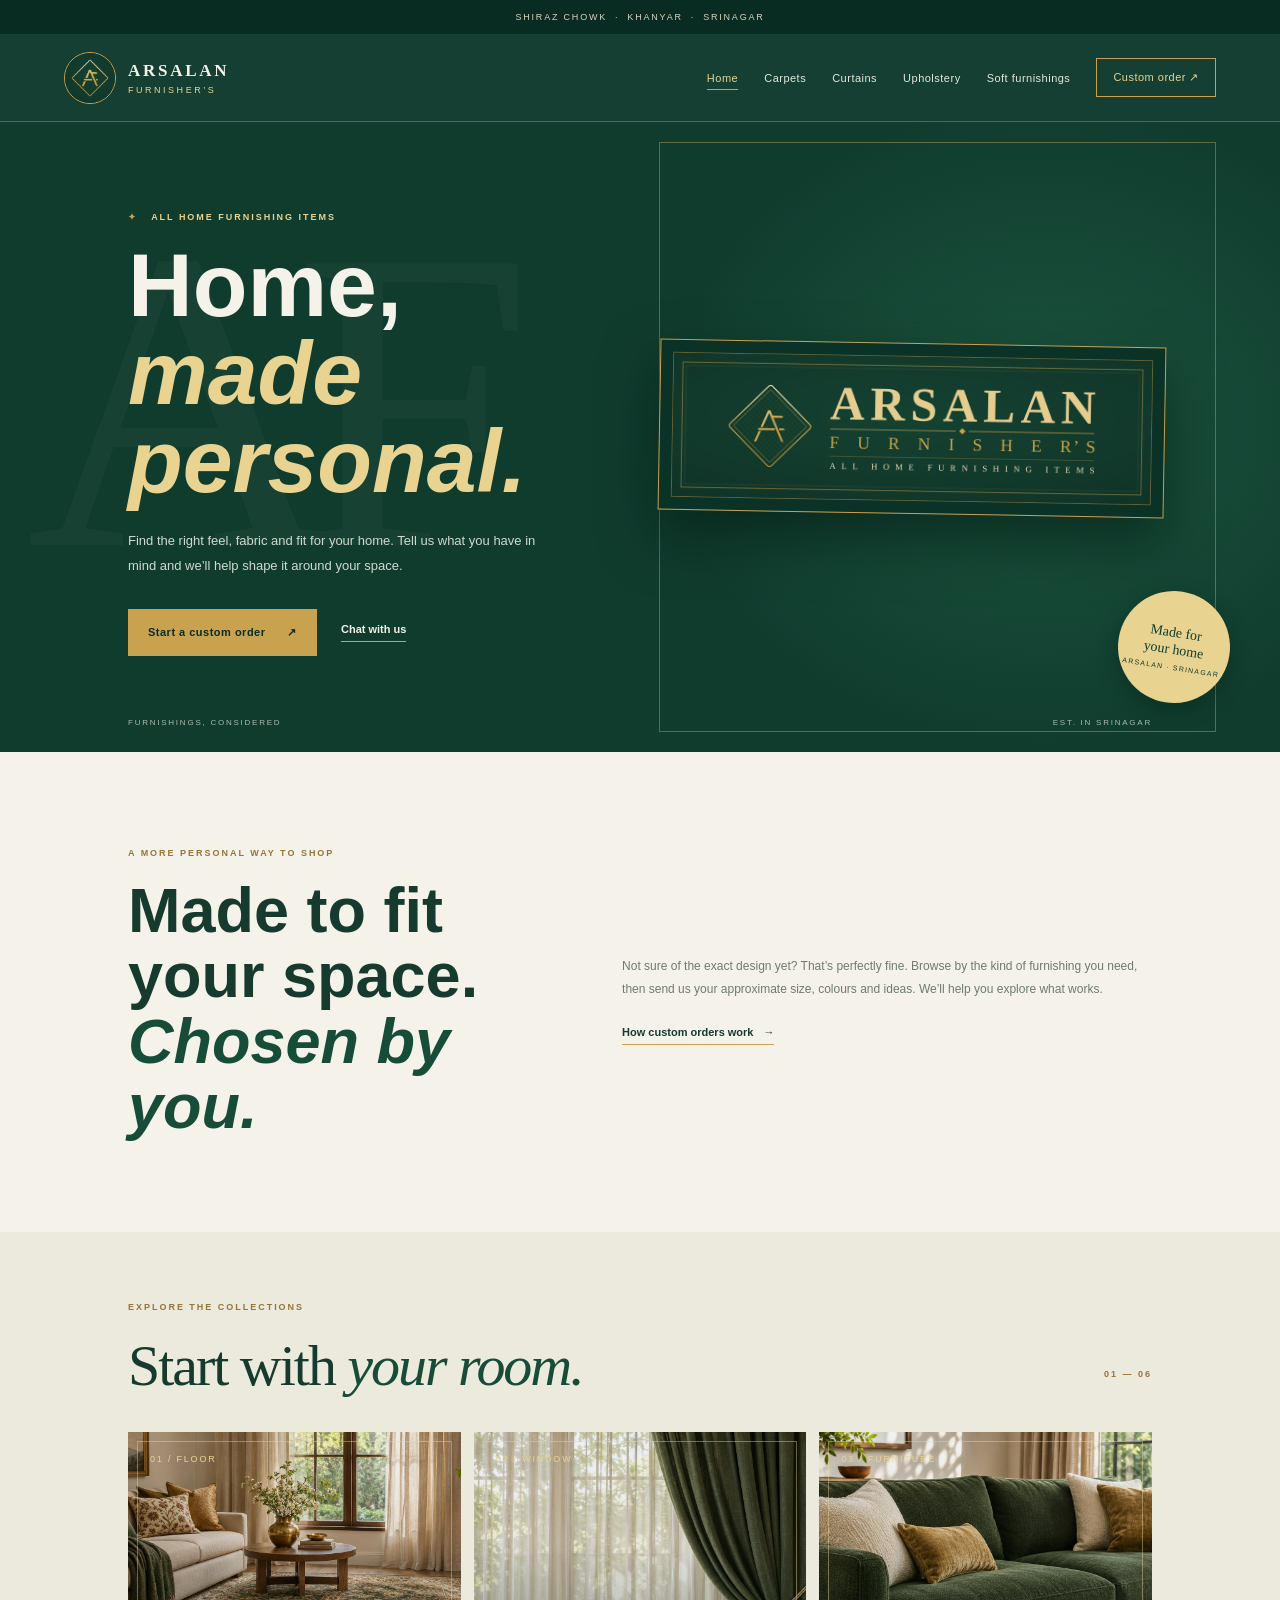
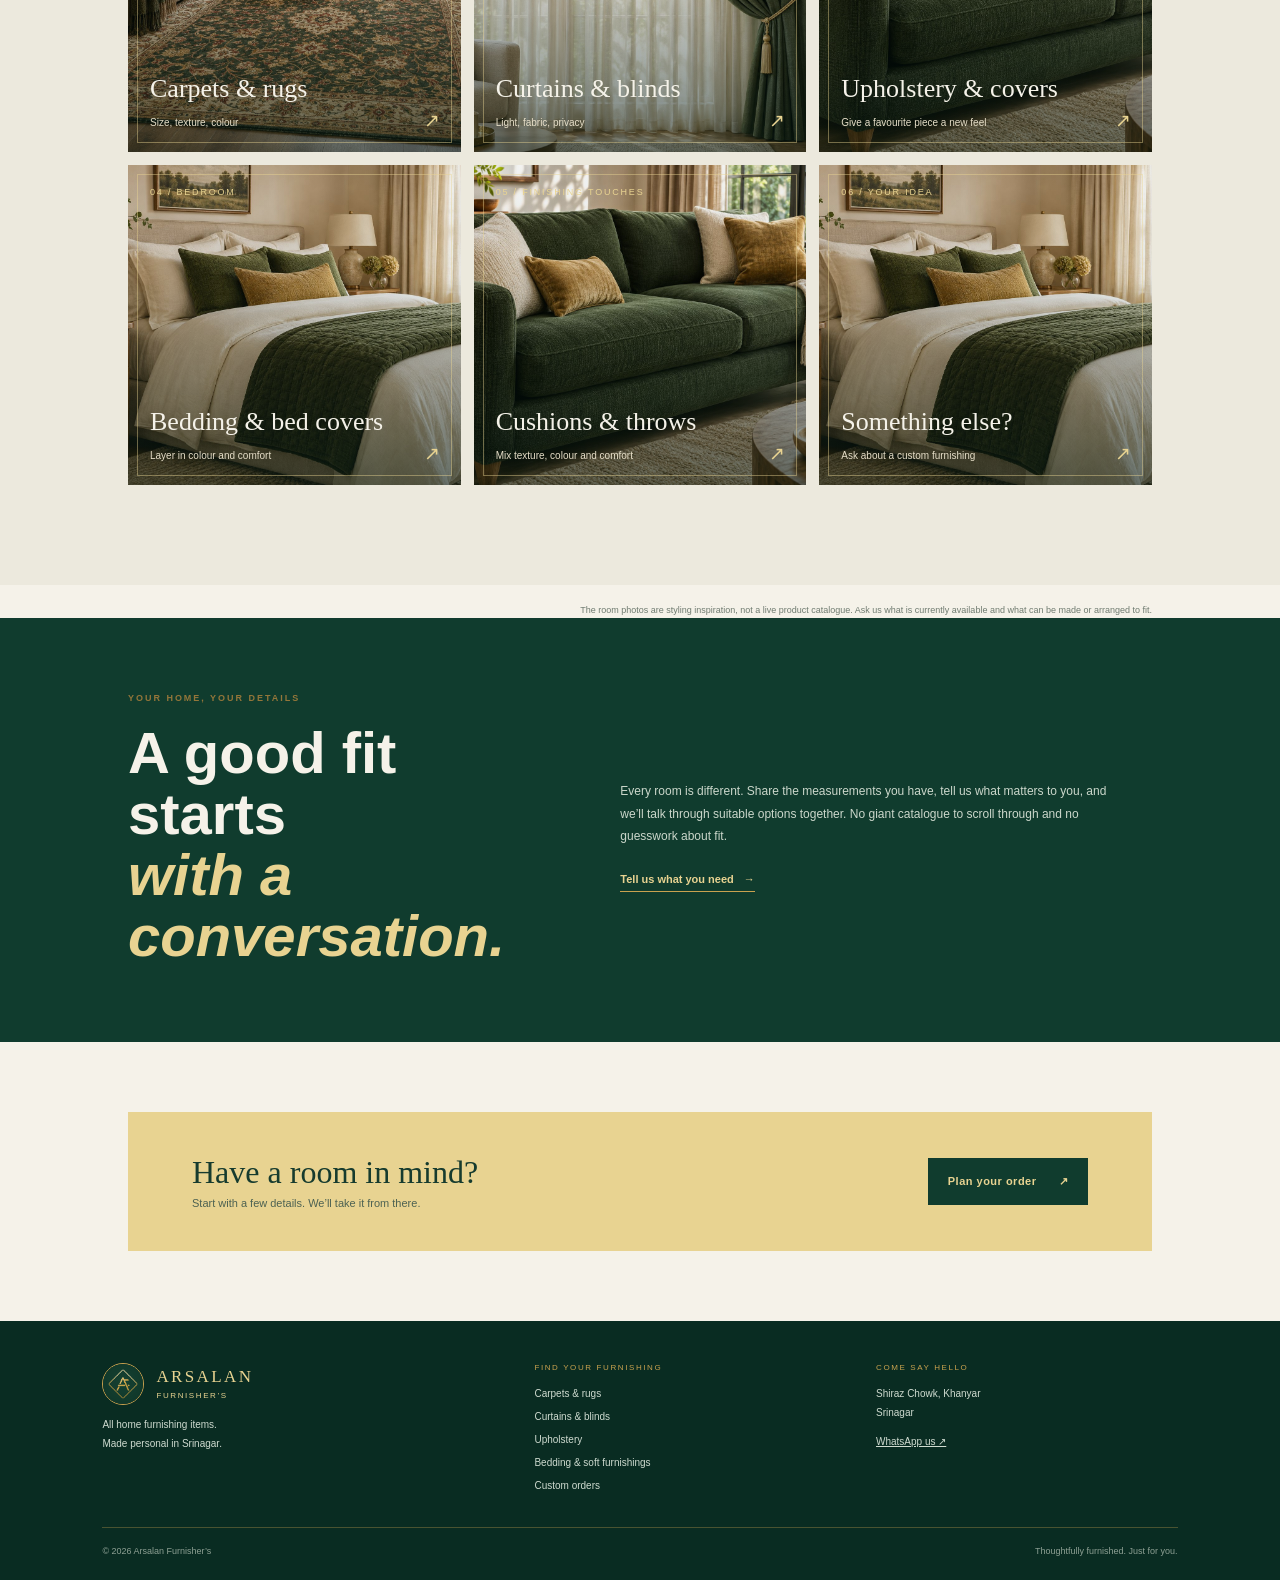
<file: index.html>
<!doctype html><html lang="en"><head><meta charset="utf-8"><meta name="viewport" content="width=device-width,initial-scale=1"><meta name="theme-color" content="#103c2e"><meta name="description" content="Custom home furnishings made to fit your space. Explore carpets, curtains and upholstery from Arsalan Furnisher’s in Srinagar."><title>Arsalan Furnisher’s | Home, made personal</title><link rel="icon" href="assets/arsalan-furnishers-logo.jpg"><link rel="stylesheet" href="styles.css"><link rel="stylesheet" href="enhancements.css"></head><body>
<div class="topline">Shiraz Chowk <b>·</b> Khanyar <b>·</b> Srinagar</div>
<header class="site-header"><a class="brand" href="index.html"><img src="assets/arsalan-furnishers-logo.jpg" alt="AF monogram"><span class="brand-name">ARSALAN<small>FURNISHER’S</small></span></a><button class="nav-toggle" aria-expanded="false" aria-label="Open navigation">MENU ☰</button><nav class="nav"><a class="active" href="index.html">Home</a><a href="carpets.html">Carpets</a><a href="curtains.html">Curtains</a><a href="upholstery.html">Upholstery</a><a href="soft-furnishings.html">Soft furnishings</a><a class="nav-cta" href="custom-order.html">Custom order ↗</a></nav></header>
<main><section class="home-hero"><div class="home-copy"><p class="eyebrow"><span>✦</span> ALL HOME FURNISHING ITEMS</p><h1>Home,<br><em>made personal.</em></h1><p class="lead">Find the right feel, fabric and fit for your home. Tell us what you have in mind and we’ll help shape it around your space.</p><div class="home-actions"><a class="button" href="custom-order.html">Start a custom order <span>↗</span></a><a class="text-link" href="https://wa.me/917006310207" target="_blank" rel="noopener">Chat with us</a></div></div><div class="home-art"><div class="banner-card"><img src="assets/arsalan-furnishers-banner.jpg" alt="Arsalan Furnisher’s brand banner"></div><div class="round-stamp">Made for<br>your home<small>ARSALAN · SRINAGAR</small></div></div><div class="hero-index"><span>FURNISHINGS, CONSIDERED</span><span>EST. IN SRINAGAR</span></div></section>
<section class="home-intro"><div><p class="eyebrow">A MORE PERSONAL WAY TO SHOP</p><h2>Made to fit your space.<br><em>Chosen by you.</em></h2></div><div><p>Not sure of the exact design yet? That’s perfectly fine. Browse by the kind of furnishing you need, then send us your approximate size, colours and ideas. We’ll help you explore what works.</p><a class="text-link" href="custom-order.html">How custom orders work <span>→</span></a></div></section>
<section class="category-section"><div class="section-title"><div><p class="eyebrow">EXPLORE THE COLLECTIONS</p><h2 class="serif">Start with <em>your room.</em></h2></div><span class="eyebrow">01 — 06</span></div><div class="category-grid"><a class="category-card" href="carpets.html"><img class="category-image" src="assets/carpets-room.jpg" alt="Patterned carpet in a warm living room" loading="lazy"><span class="card-number">01 / FLOOR</span><div class="card-bottom"><h3>Carpets & rugs</h3><span>Size, texture, colour</span></div><span class="card-arrow">↗</span></a><a class="category-card" href="curtains.html"><img class="category-image" src="assets/curtains-room.jpg" alt="Layered sheer and forest-green curtains" loading="lazy"><span class="card-number">02 / WINDOW</span><div class="card-bottom"><h3>Curtains & blinds</h3><span>Light, fabric, privacy</span></div><span class="card-arrow">↗</span></a><a class="category-card" href="upholstery.html"><img class="category-image" src="assets/upholstery-room.jpg" alt="Textured sofa with coordinating cushions" loading="lazy"><span class="card-number">03 / FURNITURE</span><div class="card-bottom"><h3>Upholstery & covers</h3><span>Give a favourite piece a new feel</span></div><span class="card-arrow">↗</span></a><a class="category-card" href="soft-furnishings.html"><img class="category-image" src="assets/bedroom-soft-furnishings.jpg" alt="Layered bedding in ivory, green and gold" loading="lazy"><span class="card-number">04 / BEDROOM</span><div class="card-bottom"><h3>Bedding & bed covers</h3><span>Layer in colour and comfort</span></div><span class="card-arrow">↗</span></a><a class="category-card" href="soft-furnishings.html#cushions"><img class="category-image image-focus-cushions" src="assets/upholstery-room.jpg" alt="Decorative cushions on a green sofa" loading="lazy"><span class="card-number">05 / FINISHING TOUCHES</span><div class="card-bottom"><h3>Cushions & throws</h3><span>Mix texture, colour and comfort</span></div><span class="card-arrow">↗</span></a><a class="category-card card-custom" href="custom-order.html"><img class="category-image" src="assets/bedroom-soft-furnishings.jpg" alt="A considered room with layered home textiles" loading="lazy"><span class="card-number">06 / YOUR IDEA</span><div class="card-bottom"><h3>Something else?</h3><span>Ask about a custom furnishing</span></div><span class="card-arrow">↗</span></a></div></section>
<p class="collection-note">The room photos are styling inspiration, not a live product catalogue. Ask us what is currently available and what can be made or arranged to fit.</p><section class="promise"><div><p class="eyebrow">YOUR HOME, YOUR DETAILS</p><h2>A good fit starts<br><em>with a conversation.</em></h2></div><div><p>Every room is different. Share the measurements you have, tell us what matters to you, and we’ll talk through suitable options together. No giant catalogue to scroll through and no guesswork about fit.</p><a class="text-link" href="custom-order.html">Tell us what you need <span>→</span></a></div></section>
<div class="footer-cta"><div><h2>Have a room in mind?</h2><p>Start with a few details. We’ll take it from there.</p></div><a class="button button-green" href="custom-order.html">Plan your order <span>↗</span></a></div></main>
<footer class="site-footer"><div class="footer-top"><div class="footer-brand-col"><div class="footer-lockup"><img src="assets/arsalan-furnishers-logo.jpg" alt=""><span>ARSALAN<small>FURNISHER’S</small></span></div><p>All home furnishing items.<br>Made personal in Srinagar.</p></div><div><div class="footer-label">FIND YOUR FURNISHING</div><div class="footer-links"><a href="carpets.html">Carpets & rugs</a><a href="curtains.html">Curtains & blinds</a><a href="upholstery.html">Upholstery</a><a href="soft-furnishings.html">Bedding & soft furnishings</a><a href="custom-order.html">Custom orders</a></div></div><div><div class="footer-label">COME SAY HELLO</div><p>Shiraz Chowk, Khanyar<br>Srinagar</p><p><a href="https://wa.me/917006310207" target="_blank" rel="noopener">WhatsApp us ↗</a></p></div></div><div class="footer-bottom"><span>© <span id="year"></span> Arsalan Furnisher’s</span><span>Thoughtfully furnished. Just for you.</span></div></footer><script src="script.js"></script></body></html>
</file>
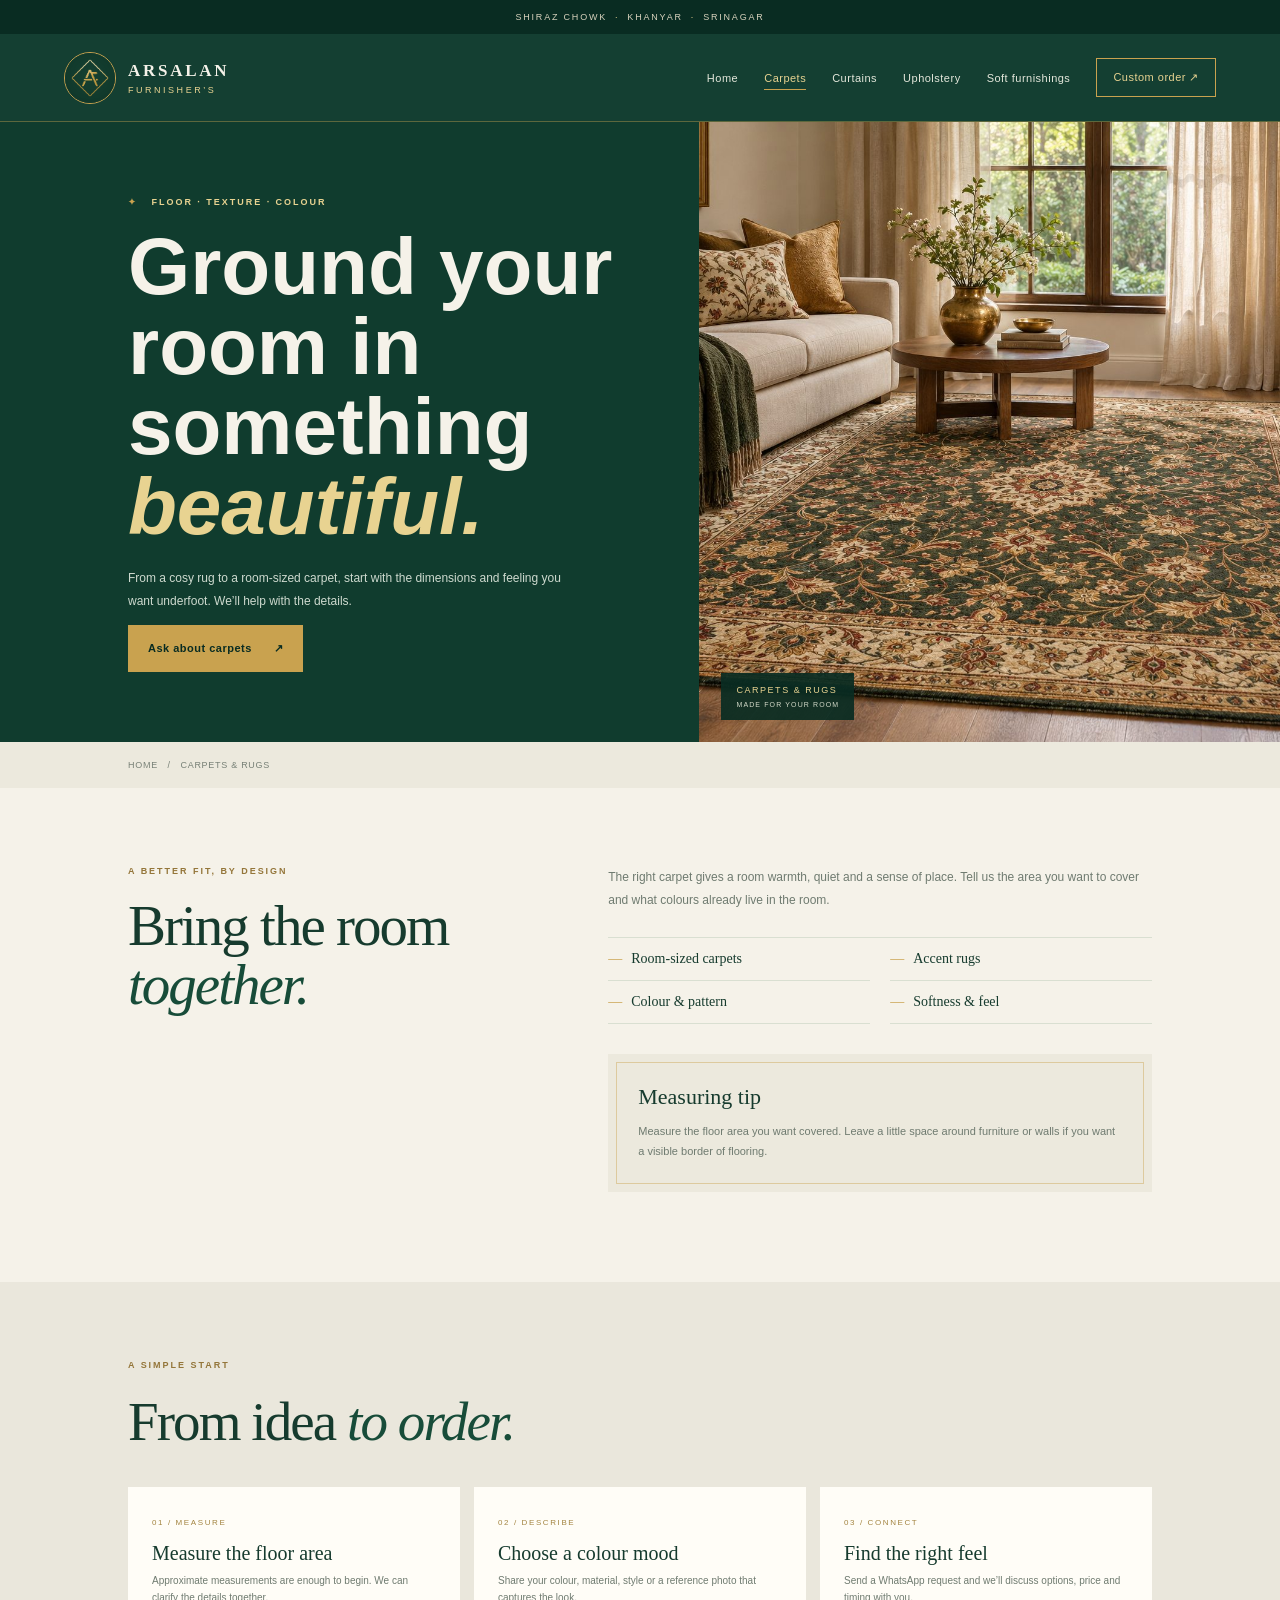
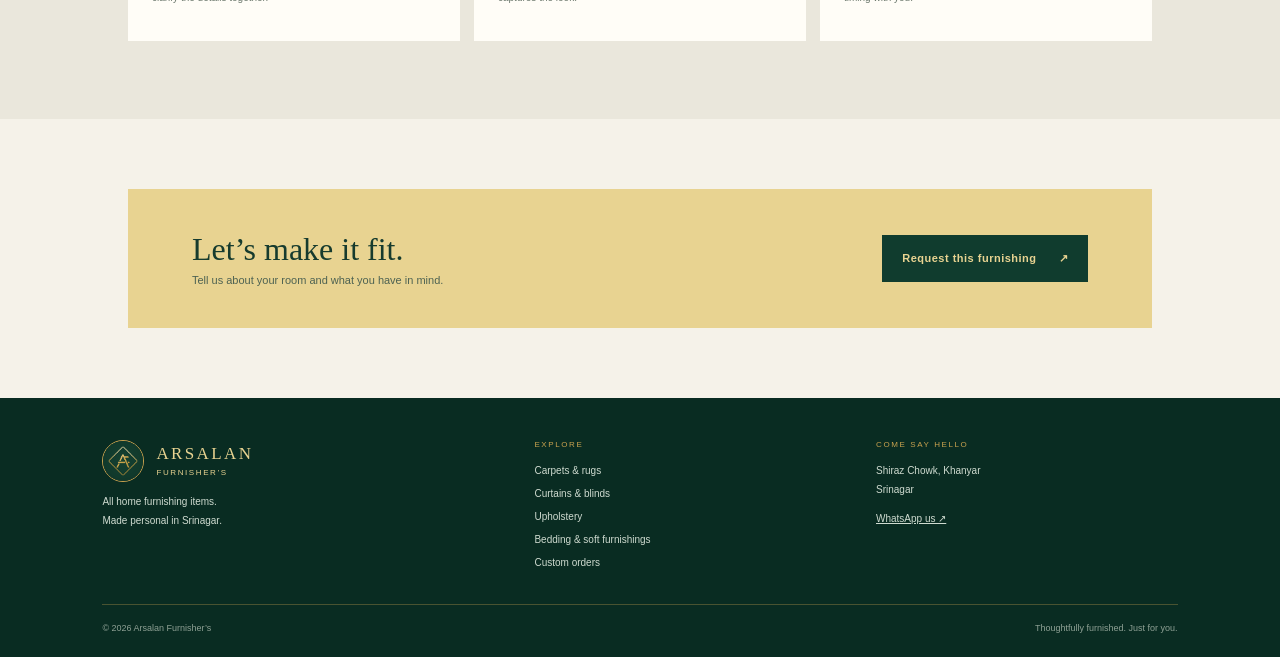
<file: carpets.html>
<!doctype html><html lang="en"><head><meta charset="utf-8"><meta name="viewport" content="width=device-width,initial-scale=1"><meta name="theme-color" content="#103c2e"><meta name="description" content="Custom carpets and rugs by Arsalan Furnisher’s in Srinagar."><title>Carpets & Rugs | Arsalan Furnisher’s</title><link rel="icon" href="assets/arsalan-furnishers-logo.jpg"><link rel="stylesheet" href="styles.css"><link rel="stylesheet" href="enhancements.css"></head><body>
<div class="topline">Shiraz Chowk <b>·</b> Khanyar <b>·</b> Srinagar</div><header class="site-header"><a class="brand" href="index.html"><img src="assets/arsalan-furnishers-logo.jpg" alt="AF monogram"><span class="brand-name">ARSALAN<small>FURNISHER’S</small></span></a><button class="nav-toggle" aria-expanded="false" aria-label="Open navigation">MENU ☰</button><nav class="nav"><a href="index.html">Home</a><a class="active" href="carpets.html">Carpets</a><a href="curtains.html">Curtains</a><a href="upholstery.html">Upholstery</a><a href="soft-furnishings.html">Soft furnishings</a><a class="nav-cta" href="custom-order.html">Custom order ↗</a></nav></header>
<main><section class="page-hero"><div class="page-copy"><p class="eyebrow"><span>✦</span> FLOOR · TEXTURE · COLOUR</p><h1>Ground your room in something <em>beautiful.</em></h1><p class="lead">From a cosy rug to a room-sized carpet, start with the dimensions and feeling you want underfoot. We’ll help with the details.</p><a class="button" href="custom-order.html?item=Carpet%20or%20rug">Ask about carpets <span>↗</span></a></div><div class="page-visual page-photo"><img src="assets/carpets-room.jpg" alt="Patterned carpet anchoring a bright, comfortable living room"><span class="visual-label">CARPETS & RUGS <small>MADE FOR YOUR ROOM</small></span></div></section><div class="crumbs"><a href="index.html">HOME</a> &nbsp; / &nbsp; CARPETS & RUGS</div>
<section class="detail-section"><div><p class="eyebrow">A BETTER FIT, BY DESIGN</p><h2 class="serif">Bring the room <em>together.</em></h2></div><div class="detail-copy"><p>The right carpet gives a room warmth, quiet and a sense of place. Tell us the area you want to cover and what colours already live in the room.</p><ul class="detail-list"><li>Room-sized carpets</li><li>Accent rugs</li><li>Colour & pattern</li><li>Softness & feel</li></ul><div class="note-panel"><h3>Measuring tip</h3><p>Measure the floor area you want covered. Leave a little space around furniture or walls if you want a visible border of flooring.</p></div></div></section>
<section class="steps"><p class="eyebrow">A SIMPLE START</p><h2 class="serif">From idea <em>to order.</em></h2><div class="steps-grid"><article class="step-card"><small>01 / MEASURE</small><h3>Measure the floor area</h3><p>Approximate measurements are enough to begin. We can clarify the details together.</p></article><article class="step-card"><small>02 / DESCRIBE</small><h3>Choose a colour mood</h3><p>Share your colour, material, style or a reference photo that captures the look.</p></article><article class="step-card"><small>03 / CONNECT</small><h3>Find the right feel</h3><p>Send a WhatsApp request and we’ll discuss options, price and timing with you.</p></article></div></section><div class="footer-cta"><div><h2>Let’s make it fit.</h2><p>Tell us about your room and what you have in mind.</p></div><a class="button button-green" href="custom-order.html?item=Carpet%20or%20rug">Request this furnishing <span>↗</span></a></div></main>
<footer class="site-footer"><div class="footer-top"><div class="footer-brand-col"><div class="footer-lockup"><img src="assets/arsalan-furnishers-logo.jpg" alt=""><span>ARSALAN<small>FURNISHER’S</small></span></div><p>All home furnishing items.<br>Made personal in Srinagar.</p></div><div><div class="footer-label">EXPLORE</div><div class="footer-links"><a href="carpets.html">Carpets & rugs</a><a href="curtains.html">Curtains & blinds</a><a href="upholstery.html">Upholstery</a><a href="soft-furnishings.html">Bedding & soft furnishings</a><a href="custom-order.html">Custom orders</a></div></div><div><div class="footer-label">COME SAY HELLO</div><p>Shiraz Chowk, Khanyar<br>Srinagar</p><p><a href="https://wa.me/917006310207" target="_blank" rel="noopener">WhatsApp us ↗</a></p></div></div><div class="footer-bottom"><span>© <span id="year"></span> Arsalan Furnisher’s</span><span>Thoughtfully furnished. Just for you.</span></div></footer><script src="script.js"></script></body></html>
</file>
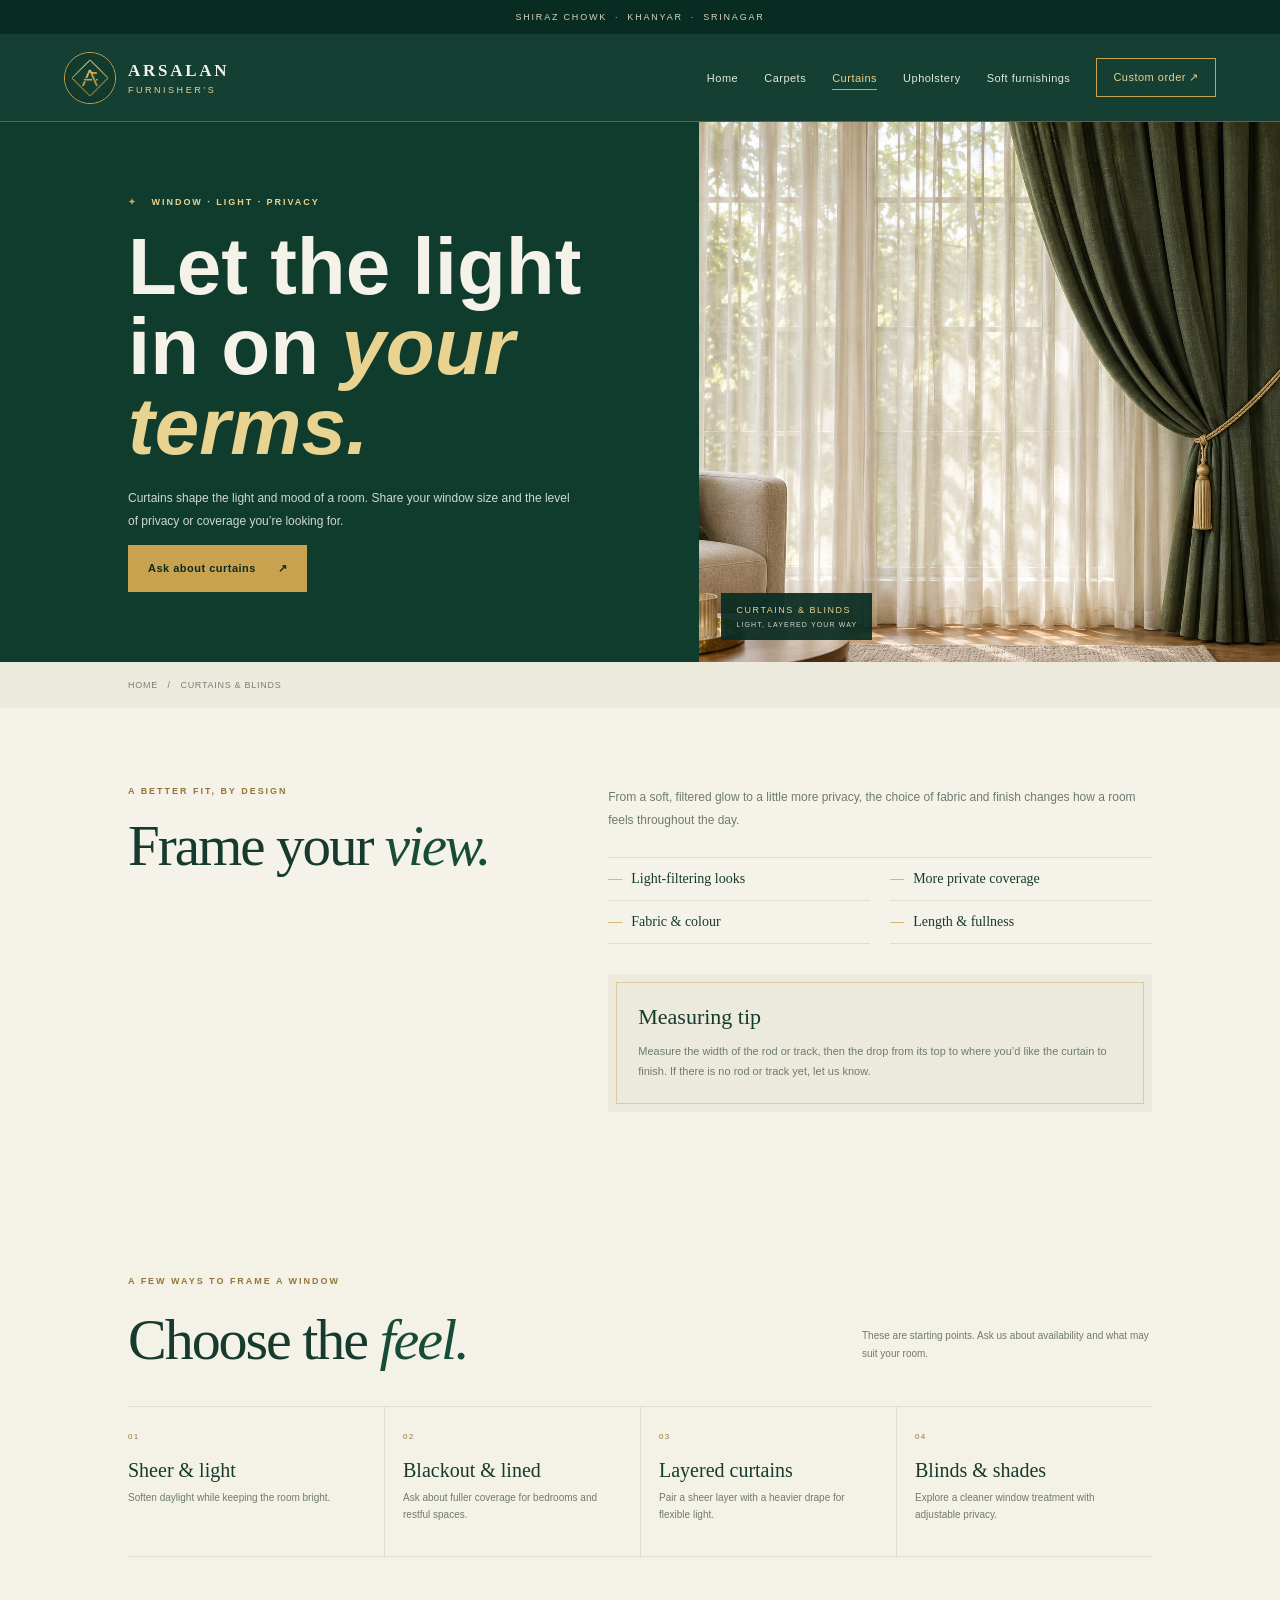
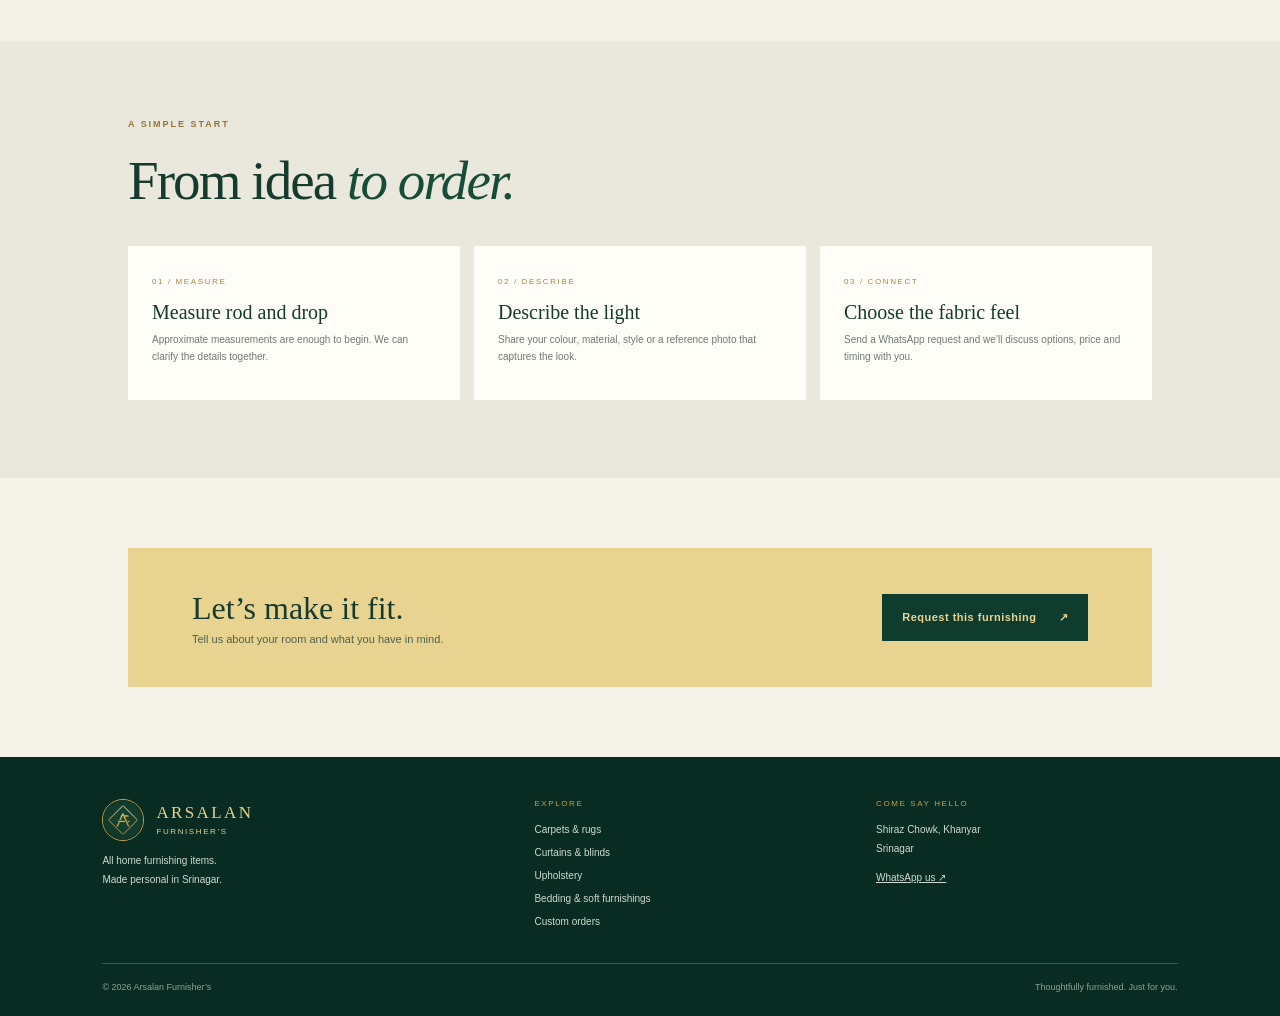
<file: curtains.html>
<!doctype html><html lang="en"><head><meta charset="utf-8"><meta name="viewport" content="width=device-width,initial-scale=1"><meta name="theme-color" content="#103c2e"><meta name="description" content="Custom curtains and blinds by Arsalan Furnisher’s in Srinagar."><title>Curtains & Blinds | Arsalan Furnisher’s</title><link rel="icon" href="assets/arsalan-furnishers-logo.jpg"><link rel="stylesheet" href="styles.css"><link rel="stylesheet" href="enhancements.css"></head><body>
<div class="topline">Shiraz Chowk <b>·</b> Khanyar <b>·</b> Srinagar</div><header class="site-header"><a class="brand" href="index.html"><img src="assets/arsalan-furnishers-logo.jpg" alt="AF monogram"><span class="brand-name">ARSALAN<small>FURNISHER’S</small></span></a><button class="nav-toggle" aria-expanded="false" aria-label="Open navigation">MENU ☰</button><nav class="nav"><a href="index.html">Home</a><a href="carpets.html">Carpets</a><a class="active" href="curtains.html">Curtains</a><a href="upholstery.html">Upholstery</a><a href="soft-furnishings.html">Soft furnishings</a><a class="nav-cta" href="custom-order.html">Custom order ↗</a></nav></header>
<main><section class="page-hero"><div class="page-copy"><p class="eyebrow"><span>✦</span> WINDOW · LIGHT · PRIVACY</p><h1>Let the light in on <em>your terms.</em></h1><p class="lead">Curtains shape the light and mood of a room. Share your window size and the level of privacy or coverage you’re looking for.</p><a class="button" href="custom-order.html?item=Curtains%20or%20blinds">Ask about curtains <span>↗</span></a></div><div class="page-visual page-photo"><img src="assets/curtains-room.jpg" alt="Sheer ivory curtains paired with a forest-green drape"><span class="visual-label">CURTAINS & BLINDS <small>LIGHT, LAYERED YOUR WAY</small></span></div></section><div class="crumbs"><a href="index.html">HOME</a> &nbsp; / &nbsp; CURTAINS & BLINDS</div>
<section class="detail-section"><div><p class="eyebrow">A BETTER FIT, BY DESIGN</p><h2 class="serif">Frame your <em>view.</em></h2></div><div class="detail-copy"><p>From a soft, filtered glow to a little more privacy, the choice of fabric and finish changes how a room feels throughout the day.</p><ul class="detail-list"><li>Light-filtering looks</li><li>More private coverage</li><li>Fabric & colour</li><li>Length & fullness</li></ul><div class="note-panel"><h3>Measuring tip</h3><p>Measure the width of the rod or track, then the drop from its top to where you’d like the curtain to finish. If there is no rod or track yet, let us know.</p></div></div></section>
<section class="curtain-options"><div class="section-title"><div><p class="eyebrow">A FEW WAYS TO FRAME A WINDOW</p><h2 class="serif">Choose the <em>feel.</em></h2></div><p class="options-note">These are starting points. Ask us about availability and what may suit your room.</p></div><div class="curtain-grid"><article class="curtain-option"><span>01</span><h3>Sheer & light</h3><p>Soften daylight while keeping the room bright.</p></article><article class="curtain-option"><span>02</span><h3>Blackout & lined</h3><p>Ask about fuller coverage for bedrooms and restful spaces.</p></article><article class="curtain-option"><span>03</span><h3>Layered curtains</h3><p>Pair a sheer layer with a heavier drape for flexible light.</p></article><article class="curtain-option"><span>04</span><h3>Blinds & shades</h3><p>Explore a cleaner window treatment with adjustable privacy.</p></article></div></section><section class="steps"><p class="eyebrow">A SIMPLE START</p><h2 class="serif">From idea <em>to order.</em></h2><div class="steps-grid"><article class="step-card"><small>01 / MEASURE</small><h3>Measure rod and drop</h3><p>Approximate measurements are enough to begin. We can clarify the details together.</p></article><article class="step-card"><small>02 / DESCRIBE</small><h3>Describe the light</h3><p>Share your colour, material, style or a reference photo that captures the look.</p></article><article class="step-card"><small>03 / CONNECT</small><h3>Choose the fabric feel</h3><p>Send a WhatsApp request and we’ll discuss options, price and timing with you.</p></article></div></section><div class="footer-cta"><div><h2>Let’s make it fit.</h2><p>Tell us about your room and what you have in mind.</p></div><a class="button button-green" href="custom-order.html?item=Curtains%20or%20blinds">Request this furnishing <span>↗</span></a></div></main>
<footer class="site-footer"><div class="footer-top"><div class="footer-brand-col"><div class="footer-lockup"><img src="assets/arsalan-furnishers-logo.jpg" alt=""><span>ARSALAN<small>FURNISHER’S</small></span></div><p>All home furnishing items.<br>Made personal in Srinagar.</p></div><div><div class="footer-label">EXPLORE</div><div class="footer-links"><a href="carpets.html">Carpets & rugs</a><a href="curtains.html">Curtains & blinds</a><a href="upholstery.html">Upholstery</a><a href="soft-furnishings.html">Bedding & soft furnishings</a><a href="custom-order.html">Custom orders</a></div></div><div><div class="footer-label">COME SAY HELLO</div><p>Shiraz Chowk, Khanyar<br>Srinagar</p><p><a href="https://wa.me/917006310207" target="_blank" rel="noopener">WhatsApp us ↗</a></p></div></div><div class="footer-bottom"><span>© <span id="year"></span> Arsalan Furnisher’s</span><span>Thoughtfully furnished. Just for you.</span></div></footer><script src="script.js"></script></body></html>
</file>
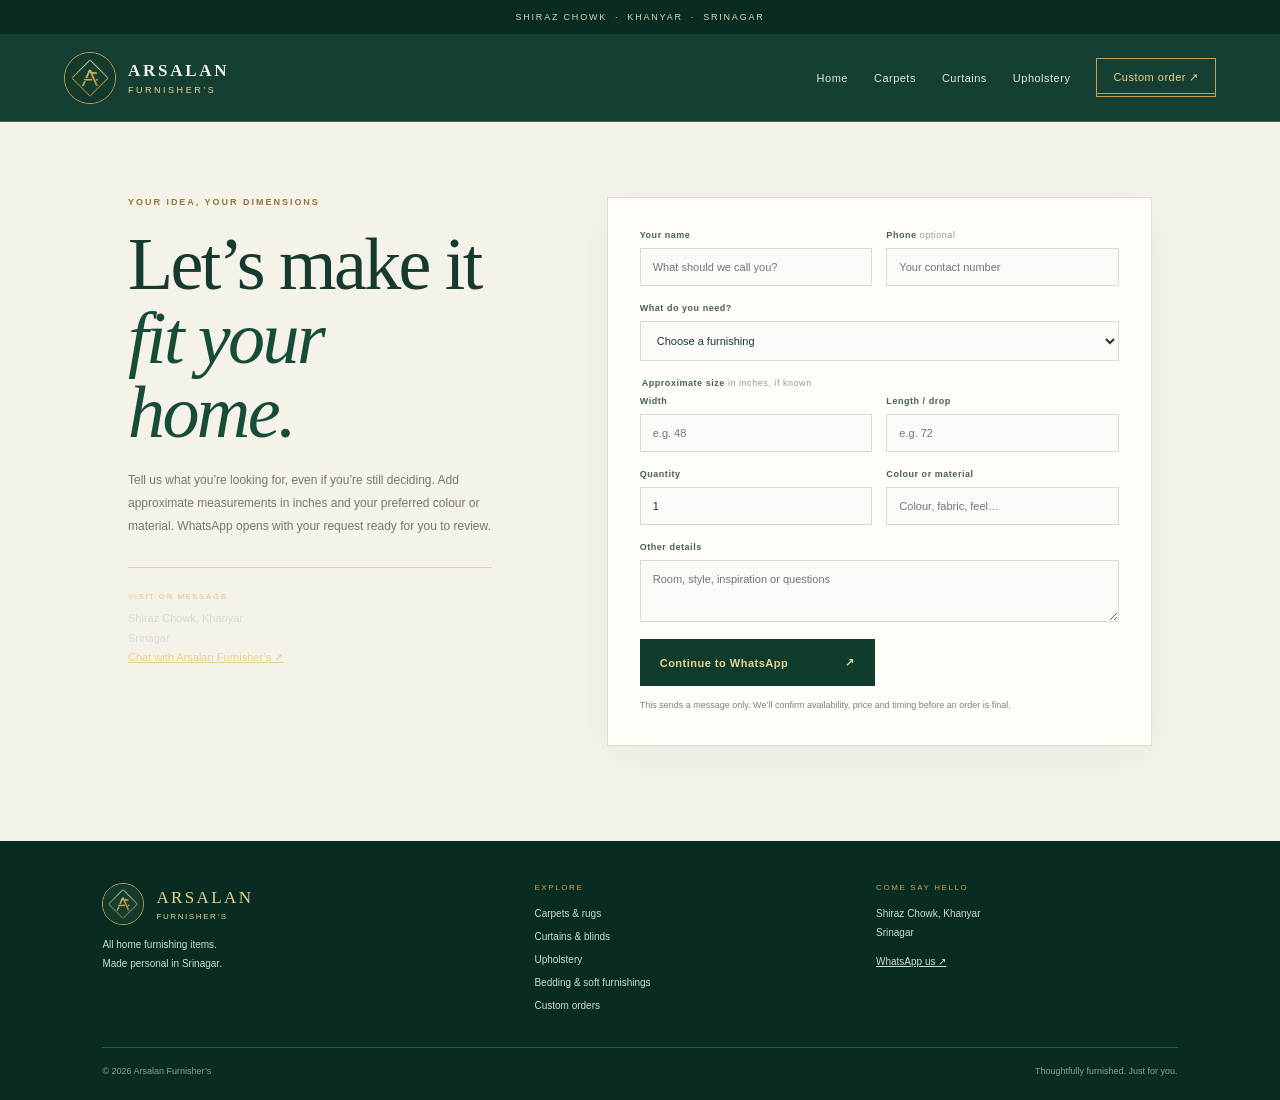
<file: custom-order.html>
<!doctype html><html lang="en"><head><meta charset="utf-8"><meta name="viewport" content="width=device-width,initial-scale=1"><meta name="theme-color" content="#103c2e"><meta name="description" content="Request a custom carpet, curtain, upholstery or home furnishing from Arsalan Furnisher’s."><title>Custom order | Arsalan Furnisher’s</title><link rel="icon" href="assets/arsalan-furnishers-logo.jpg"><link rel="stylesheet" href="styles.css"><link rel="stylesheet" href="enhancements.css"></head><body>
<div class="topline">Shiraz Chowk <b>·</b> Khanyar <b>·</b> Srinagar</div><header class="site-header"><a class="brand" href="index.html"><img src="assets/arsalan-furnishers-logo.jpg" alt="AF monogram"><span class="brand-name">ARSALAN<small>FURNISHER’S</small></span></a><button class="nav-toggle" aria-expanded="false" aria-label="Open navigation">MENU ☰</button><nav class="nav"><a href="index.html">Home</a><a href="carpets.html">Carpets</a><a href="curtains.html">Curtains</a><a href="upholstery.html">Upholstery</a><a class="nav-cta active" href="custom-order.html">Custom order ↗</a></nav></header>
<main><section class="form-page"><div><p class="eyebrow">YOUR IDEA, YOUR DIMENSIONS</p><h1 class="serif">Let’s make it<br><em>fit your home.</em></h1><p class="form-lead">Tell us what you’re looking for, even if you’re still deciding. Add approximate measurements in inches and your preferred colour or material. WhatsApp opens with your request ready for you to review.</p><div class="contact-tile"><strong>VISIT OR MESSAGE</strong>Shiraz Chowk, Khanyar<br>Srinagar<br><a href="https://wa.me/917006310207" target="_blank" rel="noopener">Chat with Arsalan Furnisher’s ↗</a></div></div>
<div class="form-card"><form id="order-form" class="order-form"><div class="form-row"><label>Your name<input name="name" autocomplete="name" placeholder="What should we call you?" required></label><label>Phone <span class="optional">optional</span><input name="phone" type="tel" autocomplete="tel" placeholder="Your contact number"></label></div><label>What do you need?<select name="item" required><option value="" disabled selected>Choose a furnishing</option><option>Carpet or rug</option><option>Curtains or blinds</option><option>Upholstery</option><option>Sofa cover or protector</option><option>Bedding or soft furnishing</option><option>Cushions or throws</option><option>Other / custom idea</option></select></label><fieldset><legend>Approximate size <span class="optional">in inches, if known</span></legend><div class="form-row"><label>Width<input name="width" type="number" min="1" inputmode="decimal" placeholder="e.g. 48"></label><label>Length / drop<input name="length" type="number" min="1" inputmode="decimal" placeholder="e.g. 72"></label></div></fieldset><div class="form-row"><label>Quantity<input name="quantity" type="number" min="1" value="1" required></label><label>Colour or material<input name="style" placeholder="Colour, fabric, feel…"></label></div><label>Other details<textarea name="notes" rows="3" placeholder="Room, style, inspiration or questions"></textarea></label><button class="button button-green" type="submit">Continue to WhatsApp <span>↗</span></button><p class="form-note">This sends a message only. We’ll confirm availability, price and timing before an order is final.</p></form></div></section></main>
<footer class="site-footer"><div class="footer-top"><div class="footer-brand-col"><div class="footer-lockup"><img src="assets/arsalan-furnishers-logo.jpg" alt=""><span>ARSALAN<small>FURNISHER’S</small></span></div><p>All home furnishing items.<br>Made personal in Srinagar.</p></div><div><div class="footer-label">EXPLORE</div><div class="footer-links"><a href="carpets.html">Carpets & rugs</a><a href="curtains.html">Curtains & blinds</a><a href="upholstery.html">Upholstery</a><a href="soft-furnishings.html">Bedding & soft furnishings</a><a href="custom-order.html">Custom orders</a></div></div><div><div class="footer-label">COME SAY HELLO</div><p>Shiraz Chowk, Khanyar<br>Srinagar</p><p><a href="https://wa.me/917006310207" target="_blank" rel="noopener">WhatsApp us ↗</a></p></div></div><div class="footer-bottom"><span>© <span id="year"></span> Arsalan Furnisher’s</span><span>Thoughtfully furnished. Just for you.</span></div></footer><script src="script.js"></script></body></html>
</file>
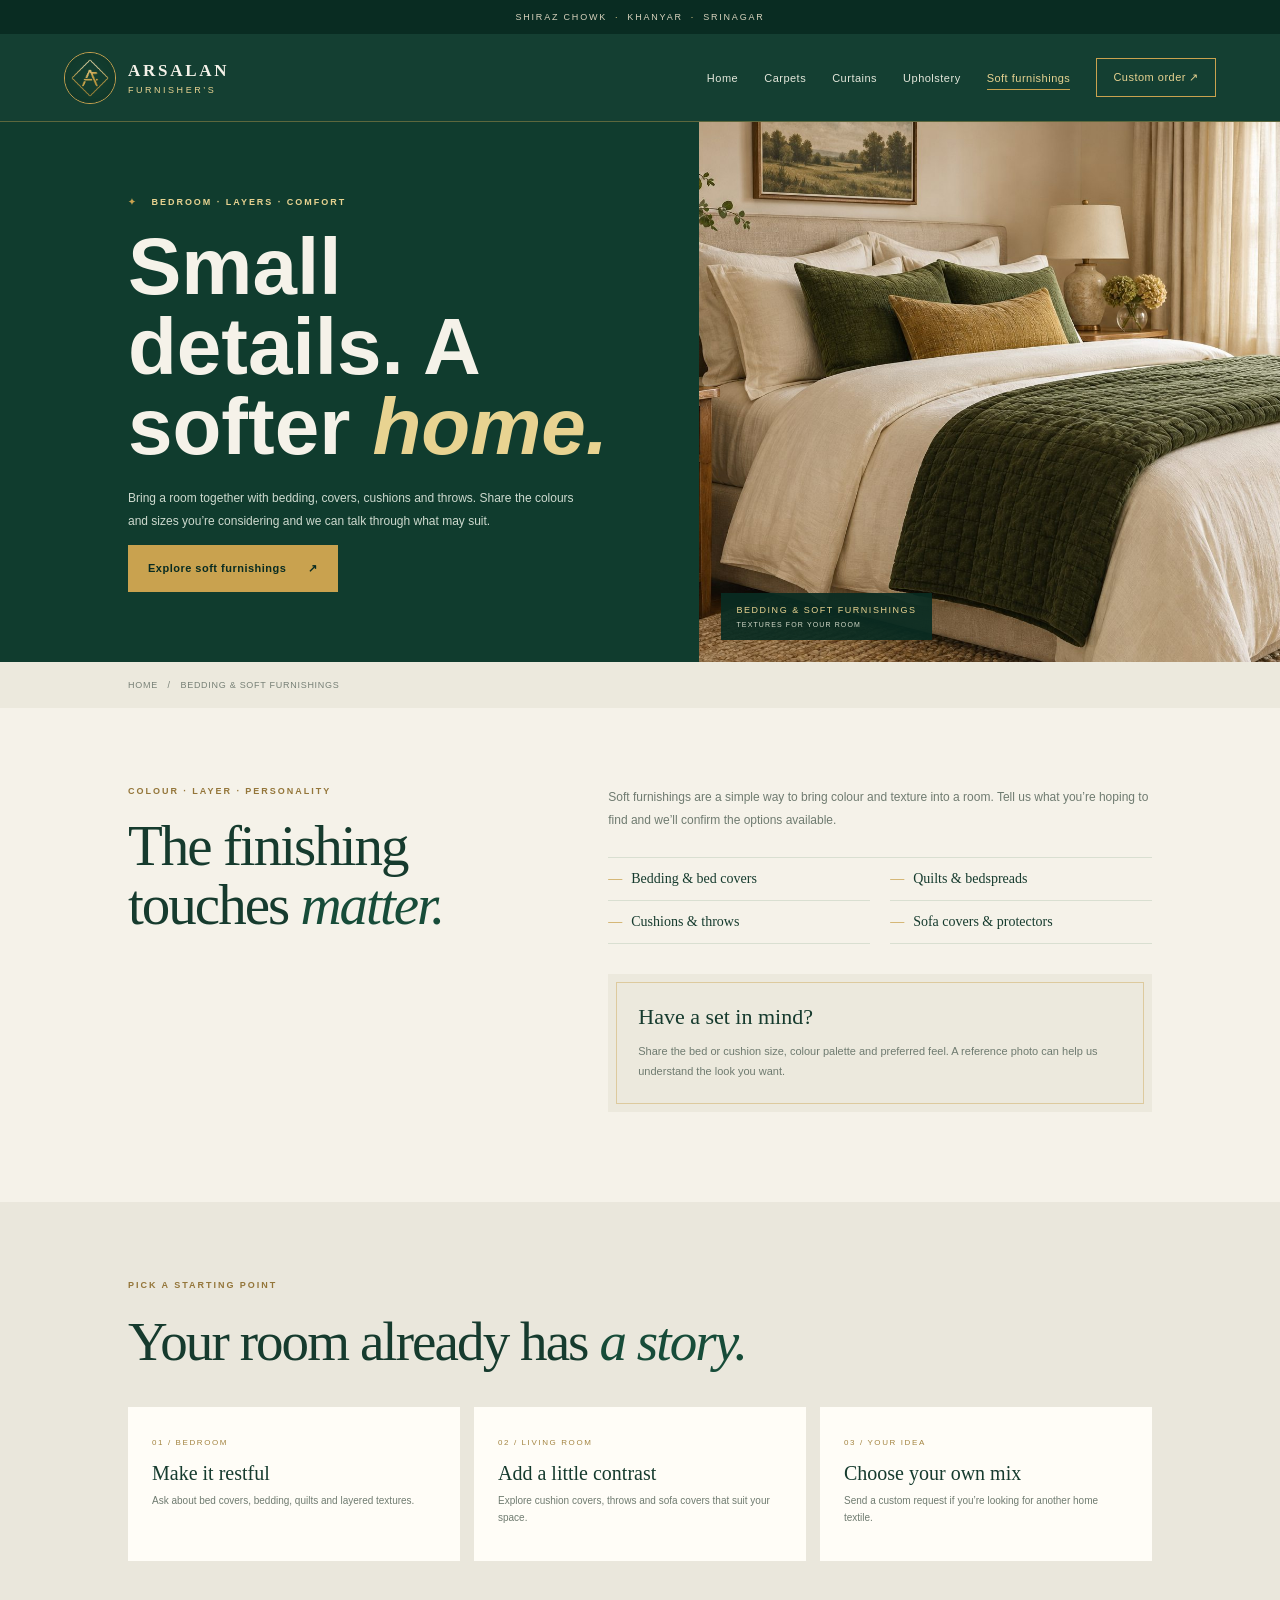
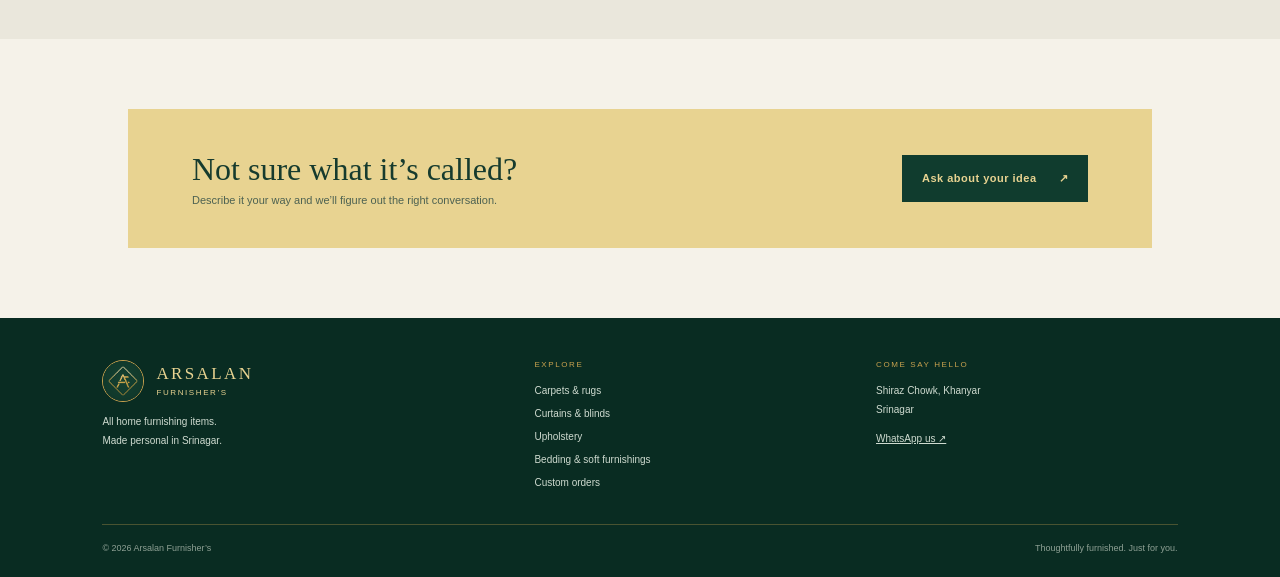
<file: soft-furnishings.html>
<!doctype html><html lang="en"><head><meta charset="utf-8"><meta name="viewport" content="width=device-width,initial-scale=1"><meta name="theme-color" content="#103c2e"><meta name="description" content="Explore bedding and soft furnishing ideas with Arsalan Furnisher’s in Srinagar."><title>Bedding & Soft Furnishings | Arsalan Furnisher’s</title><link rel="icon" href="assets/arsalan-furnishers-logo.jpg"><link rel="stylesheet" href="styles.css"><link rel="stylesheet" href="enhancements.css"></head><body>
<div class="topline">Shiraz Chowk <b>·</b> Khanyar <b>·</b> Srinagar</div><header class="site-header"><a class="brand" href="index.html"><img src="assets/arsalan-furnishers-logo.jpg" alt="AF monogram"><span class="brand-name">ARSALAN<small>FURNISHER’S</small></span></a><button class="nav-toggle" aria-expanded="false" aria-label="Open navigation">MENU ☰</button><nav class="nav"><a href="index.html">Home</a><a href="carpets.html">Carpets</a><a href="curtains.html">Curtains</a><a href="upholstery.html">Upholstery</a><a class="active" href="soft-furnishings.html">Soft furnishings</a><a class="nav-cta" href="custom-order.html">Custom order ↗</a></nav></header>
<main><section class="page-hero"><div class="page-copy"><p class="eyebrow"><span>✦</span> BEDROOM · LAYERS · COMFORT</p><h1>Small details. A softer <em>home.</em></h1><p class="lead">Bring a room together with bedding, covers, cushions and throws. Share the colours and sizes you’re considering and we can talk through what may suit.</p><a class="button" href="custom-order.html?item=Bedding%20or%20soft%20furnishing">Explore soft furnishings <span>↗</span></a></div><div class="page-visual page-photo"><img src="assets/bedroom-soft-furnishings.jpg" alt="Layered ivory bedding with a deep green quilt and cushions"><span class="visual-label">BEDDING & SOFT FURNISHINGS <small>TEXTURES FOR YOUR ROOM</small></span></div></section><div class="crumbs"><a href="index.html">HOME</a> &nbsp; / &nbsp; BEDDING & SOFT FURNISHINGS</div>
<section class="detail-section"><div><p class="eyebrow">COLOUR · LAYER · PERSONALITY</p><h2 class="serif">The finishing touches <em>matter.</em></h2></div><div class="detail-copy"><p>Soft furnishings are a simple way to bring colour and texture into a room. Tell us what you’re hoping to find and we’ll confirm the options available.</p><ul class="detail-list"><li id="bedding">Bedding & bed covers</li><li>Quilts & bedspreads</li><li id="cushions">Cushions & throws</li><li>Sofa covers & protectors</li></ul><div class="note-panel"><h3>Have a set in mind?</h3><p>Share the bed or cushion size, colour palette and preferred feel. A reference photo can help us understand the look you want.</p></div></div></section>
<section class="steps"><p class="eyebrow">PICK A STARTING POINT</p><h2 class="serif">Your room already has <em>a story.</em></h2><div class="steps-grid"><article class="step-card"><small>01 / BEDROOM</small><h3>Make it restful</h3><p>Ask about bed covers, bedding, quilts and layered textures.</p></article><article class="step-card"><small>02 / LIVING ROOM</small><h3>Add a little contrast</h3><p>Explore cushion covers, throws and sofa covers that suit your space.</p></article><article class="step-card"><small>03 / YOUR IDEA</small><h3>Choose your own mix</h3><p>Send a custom request if you’re looking for another home textile.</p></article></div></section><div class="footer-cta"><div><h2>Not sure what it’s called?</h2><p>Describe it your way and we’ll figure out the right conversation.</p></div><a class="button button-green" href="custom-order.html?item=Bedding%20or%20soft%20furnishing">Ask about your idea <span>↗</span></a></div></main>
<footer class="site-footer"><div class="footer-top"><div class="footer-brand-col"><div class="footer-lockup"><img src="assets/arsalan-furnishers-logo.jpg" alt=""><span>ARSALAN<small>FURNISHER’S</small></span></div><p>All home furnishing items.<br>Made personal in Srinagar.</p></div><div><div class="footer-label">EXPLORE</div><div class="footer-links"><a href="carpets.html">Carpets & rugs</a><a href="curtains.html">Curtains & blinds</a><a href="upholstery.html">Upholstery</a><a href="soft-furnishings.html">Bedding & soft furnishings</a><a href="custom-order.html">Custom orders</a></div></div><div><div class="footer-label">COME SAY HELLO</div><p>Shiraz Chowk, Khanyar<br>Srinagar</p><p><a href="https://wa.me/917006310207" target="_blank" rel="noopener">WhatsApp us ↗</a></p></div></div><div class="footer-bottom"><span>© <span id="year"></span> Arsalan Furnisher’s</span><span>Thoughtfully furnished. Just for you.</span></div></footer><script src="script.js"></script></body></html>
</file>
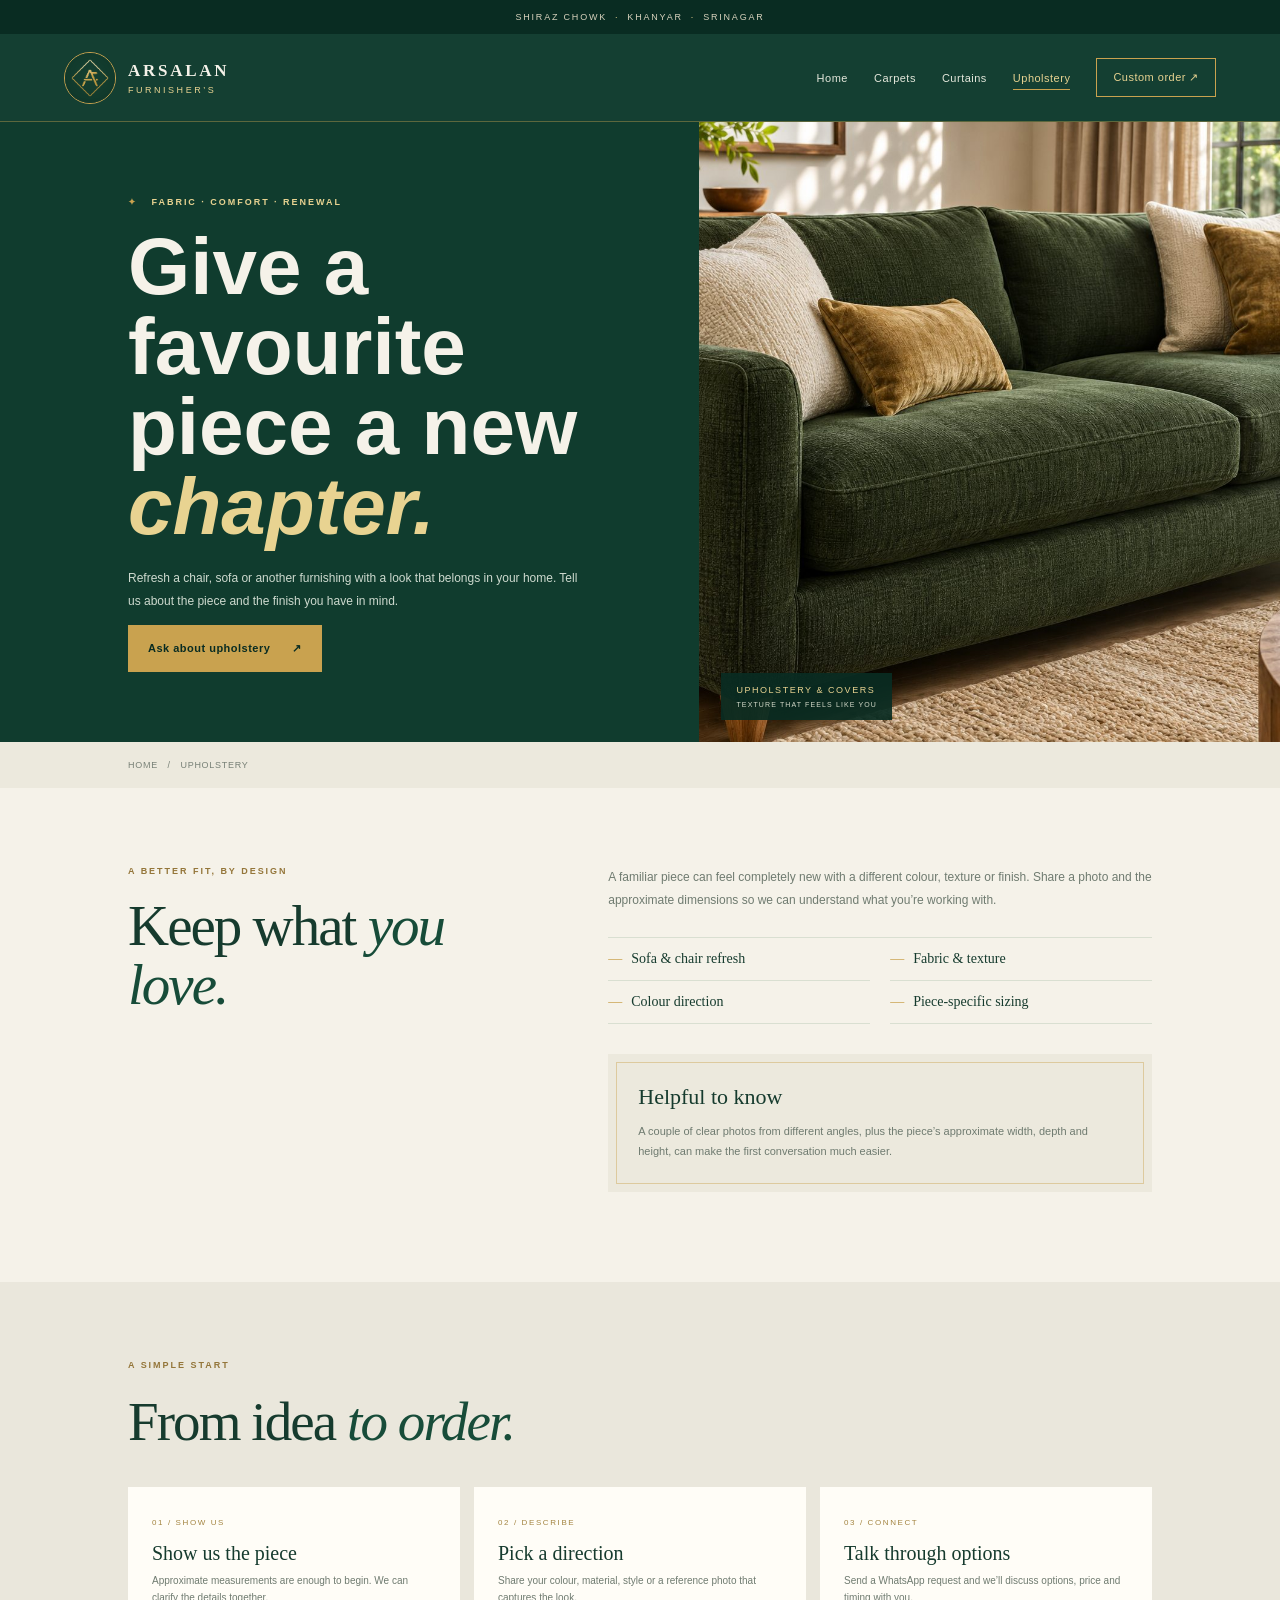
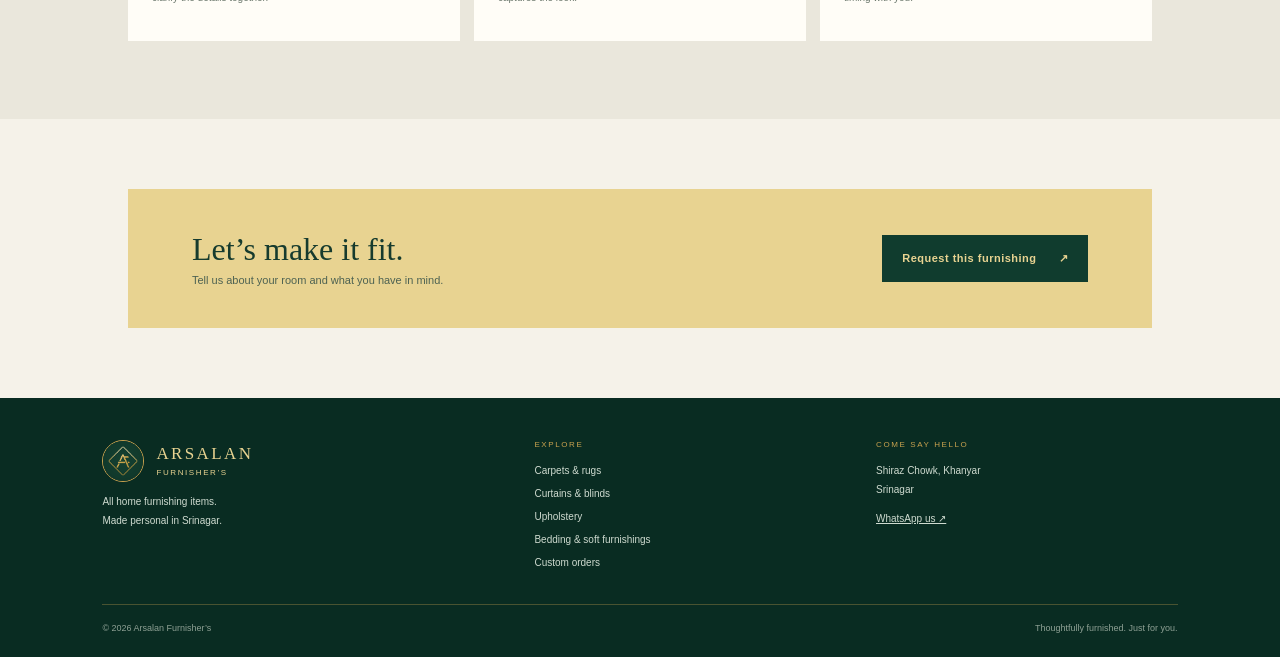
<file: upholstery.html>
<!doctype html><html lang="en"><head><meta charset="utf-8"><meta name="viewport" content="width=device-width,initial-scale=1"><meta name="theme-color" content="#103c2e"><meta name="description" content="Custom upholstery by Arsalan Furnisher’s in Srinagar."><title>Upholstery | Arsalan Furnisher’s</title><link rel="icon" href="assets/arsalan-furnishers-logo.jpg"><link rel="stylesheet" href="styles.css"><link rel="stylesheet" href="enhancements.css"></head><body>
<div class="topline">Shiraz Chowk <b>·</b> Khanyar <b>·</b> Srinagar</div><header class="site-header"><a class="brand" href="index.html"><img src="assets/arsalan-furnishers-logo.jpg" alt="AF monogram"><span class="brand-name">ARSALAN<small>FURNISHER’S</small></span></a><button class="nav-toggle" aria-expanded="false" aria-label="Open navigation">MENU ☰</button><nav class="nav"><a href="index.html">Home</a><a href="carpets.html">Carpets</a><a href="curtains.html">Curtains</a><a class="active" href="upholstery.html">Upholstery</a><a class="nav-cta" href="custom-order.html">Custom order ↗</a></nav></header>
<main><section class="page-hero"><div class="page-copy"><p class="eyebrow"><span>✦</span> FABRIC · COMFORT · RENEWAL</p><h1>Give a favourite piece a new <em>chapter.</em></h1><p class="lead">Refresh a chair, sofa or another furnishing with a look that belongs in your home. Tell us about the piece and the finish you have in mind.</p><a class="button" href="custom-order.html?item=Upholstery">Ask about upholstery <span>↗</span></a></div><div class="page-visual page-photo"><img src="assets/upholstery-room.jpg" alt="Green upholstered sofa with soft, coordinating cushions"><span class="visual-label">UPHOLSTERY & COVERS <small>TEXTURE THAT FEELS LIKE YOU</small></span></div></section><div class="crumbs"><a href="index.html">HOME</a> &nbsp; / &nbsp; UPHOLSTERY</div>
<section class="detail-section"><div><p class="eyebrow">A BETTER FIT, BY DESIGN</p><h2 class="serif">Keep what <em>you love.</em></h2></div><div class="detail-copy"><p>A familiar piece can feel completely new with a different colour, texture or finish. Share a photo and the approximate dimensions so we can understand what you’re working with.</p><ul class="detail-list"><li>Sofa & chair refresh</li><li>Fabric & texture</li><li>Colour direction</li><li>Piece-specific sizing</li></ul><div class="note-panel"><h3>Helpful to know</h3><p>A couple of clear photos from different angles, plus the piece’s approximate width, depth and height, can make the first conversation much easier.</p></div></div></section>
<section class="steps"><p class="eyebrow">A SIMPLE START</p><h2 class="serif">From idea <em>to order.</em></h2><div class="steps-grid"><article class="step-card"><small>01 / SHOW US</small><h3>Show us the piece</h3><p>Approximate measurements are enough to begin. We can clarify the details together.</p></article><article class="step-card"><small>02 / DESCRIBE</small><h3>Pick a direction</h3><p>Share your colour, material, style or a reference photo that captures the look.</p></article><article class="step-card"><small>03 / CONNECT</small><h3>Talk through options</h3><p>Send a WhatsApp request and we’ll discuss options, price and timing with you.</p></article></div></section><div class="footer-cta"><div><h2>Let’s make it fit.</h2><p>Tell us about your room and what you have in mind.</p></div><a class="button button-green" href="custom-order.html?item=Upholstery">Request this furnishing <span>↗</span></a></div></main>
<footer class="site-footer"><div class="footer-top"><div class="footer-brand-col"><div class="footer-lockup"><img src="assets/arsalan-furnishers-logo.jpg" alt=""><span>ARSALAN<small>FURNISHER’S</small></span></div><p>All home furnishing items.<br>Made personal in Srinagar.</p></div><div><div class="footer-label">EXPLORE</div><div class="footer-links"><a href="carpets.html">Carpets & rugs</a><a href="curtains.html">Curtains & blinds</a><a href="upholstery.html">Upholstery</a><a href="soft-furnishings.html">Bedding & soft furnishings</a><a href="custom-order.html">Custom orders</a></div></div><div><div class="footer-label">COME SAY HELLO</div><p>Shiraz Chowk, Khanyar<br>Srinagar</p><p><a href="https://wa.me/917006310207" target="_blank" rel="noopener">WhatsApp us ↗</a></p></div></div><div class="footer-bottom"><span>© <span id="year"></span> Arsalan Furnisher’s</span><span>Thoughtfully furnished. Just for you.</span></div></footer><script src="script.js"></script></body></html>
</file>
<file: styles.css>
:root{--pine:#103c2e;--pine2:#174c39;--pine3:#092c22;--gold:#c9a24f;--gold-light:#e8d391;--paper:#f5f2e9;--white:#fffdf7;--ink:#163b2e;--muted:#6f7b70;--line:#d9dfd1;--serif:Georgia,'Times New Roman',serif;--sans:'DM Sans',Arial,sans-serif}*{box-sizing:border-box}html{scroll-behavior:smooth}body{margin:0;background:var(--paper);color:var(--ink);font-family:var(--sans);-webkit-font-smoothing:antialiased}a{color:inherit}.topline{height:34px;background:var(--pine3);color:#d8d2bd;display:flex;justify-content:center;align-items:center;font-size:9px;letter-spacing:.2em;text-transform:uppercase}.topline b{color:var(--gold-light);font-weight:500;margin:0 8px}.site-header{position:sticky;top:0;z-index:10;min-height:88px;background:rgba(16,60,46,.98);display:flex;align-items:center;justify-content:space-between;padding:12px max(5vw,24px);color:var(--paper);border-bottom:1px solid #c9a24f66}.brand{display:flex;align-items:center;gap:12px;text-decoration:none;flex-shrink:0}.brand img{width:52px;height:52px;border-radius:50%;object-fit:cover;border:1px solid var(--gold)}.brand-name{font:600 17px var(--serif);letter-spacing:.16em}.brand-name small{display:block;font:9px var(--sans);letter-spacing:.28em;color:var(--gold-light);margin-top:4px}.nav{display:flex;align-items:center;gap:26px}.nav a{text-decoration:none;color:#e5e8dc;font-size:11px;letter-spacing:.045em;padding:8px 0;position:relative}.nav a:hover,.nav a.active{color:var(--gold-light)}.nav a.active:after{content:'';height:1px;background:var(--gold);position:absolute;left:0;right:0;bottom:2px}.nav .nav-cta{border:1px solid var(--gold);padding:12px 16px;color:var(--gold-light)}.nav-toggle{display:none;background:none;color:var(--gold-light);border:1px solid #c9a24f80;padding:10px 12px;font:11px var(--sans);letter-spacing:.08em}.eyebrow{font-size:9px;font-weight:700;letter-spacing:.22em;text-transform:uppercase;color:#94763a;margin:0 0 20px}.eyebrow span{color:var(--gold);margin-right:9px}.serif{font-family:var(--serif);font-weight:400;letter-spacing:-.035em}.serif em{color:#b28c3b;font-weight:400}.button{display:inline-flex;align-items:center;justify-content:space-between;gap:22px;padding:16px 19px;background:var(--gold);color:var(--pine3);text-decoration:none;font-size:11px;font-weight:700;letter-spacing:.045em;border:1px solid var(--gold);transition:.2s}.button:hover{background:#e4c879;transform:translateY(-2px)}.button-outline{background:transparent;color:var(--gold-light);border-color:#c9a24f99}.button-outline:hover{color:var(--pine);background:var(--gold-light)}.button-green{background:var(--pine);color:var(--gold-light);border-color:var(--pine)}.button-green:hover{background:var(--pine2);color:white}.text-link{display:inline-flex;gap:10px;align-items:center;text-decoration:none;border-bottom:1px solid var(--gold);padding:0 0 6px;font-size:11px;font-weight:600}.home-hero{min-height:600px;background:var(--pine);color:var(--paper);display:grid;grid-template-columns:1.03fr .97fr;position:relative;overflow:hidden}.home-copy{padding:90px 2vw 96px max(10vw,45px);position:relative;z-index:1}.home-copy:before{content:'AF';position:absolute;z-index:-1;left:4%;top:10%;font:300 min(34vw,430px)/1 var(--serif);color:#fff;opacity:.025;letter-spacing:-.1em}.home-copy .eyebrow{color:var(--gold-light)}.home-copy h1{font-size:clamp(52px,7vw,94px);line-height:.98;margin:0 0 24px}.home-copy h1 em{color:var(--gold-light)}.home-copy .lead{max-width:420px;color:#d0d9cf;font-size:13px;line-height:1.9}.home-actions{display:flex;align-items:center;gap:24px;margin-top:30px}.home-art{display:flex;align-items:center;justify-content:center;padding:42px 9vw 58px 0;position:relative;background:radial-gradient(ellipse at 62% 48%,#1c563f 0%,#103c2e 69%)}.home-art:after{content:'';position:absolute;inset:20px 5vw 20px 0;border:1px solid #c9a24f75;pointer-events:none}.banner-card{width:100%;position:relative;z-index:1;transform:rotate(1deg);padding:12px;background:#0b3227;border:1px solid var(--gold);box-shadow:0 25px 55px #051d15a6}.banner-card img{display:block;width:100%;height:auto;border:1px solid #c9a24f70}.round-stamp{position:absolute;z-index:2;bottom:49px;right:8%;width:112px;aspect-ratio:1;border-radius:50%;background:var(--gold-light);color:var(--pine);display:grid;place-content:center;text-align:center;font:14px/1.25 var(--serif);transform:rotate(9deg);box-shadow:0 6px 20px #051d1566}.round-stamp small{display:block;font:7px var(--sans);letter-spacing:.18em;margin-top:5px}.hero-index{position:absolute;bottom:25px;left:10vw;right:10vw;display:flex;justify-content:space-between;color:#aabcae;font-size:8px;letter-spacing:.22em}.home-intro{padding:96px 10vw 92px;display:grid;grid-template-columns:.85fr 1.15fr;gap:8vw;align-items:center}.home-intro h2{font-size:clamp(39px,5vw,63px);line-height:1.04;margin:0}.home-intro h2 em{color:var(--pine2)}.home-intro p:not(.eyebrow){color:var(--muted);font-size:12px;line-height:1.95;max-width:520px}.home-intro .text-link{margin-top:12px}.category-section{padding:70px 10vw 100px;background:#ece9dd}.section-title{display:flex;align-items:end;justify-content:space-between;gap:30px;margin-bottom:33px}.section-title h2{font-size:clamp(38px,5vw,58px);margin:0}.section-title h2 em{color:var(--pine2)}.category-grid{display:grid;grid-template-columns:repeat(4,1fr);gap:13px}.category-card{min-height:290px;position:relative;overflow:hidden;padding:22px;background:var(--pine);color:var(--paper);text-decoration:none;display:flex;flex-direction:column;justify-content:space-between;isolation:isolate}.category-card:before{content:'';position:absolute;inset:0;z-index:-1;opacity:.65;transition:.4s}.category-card:hover:before{transform:scale(1.06);opacity:.85}.category-card:after{content:'';position:absolute;inset:9px;border:1px solid #e8d39170;pointer-events:none}.card-rug:before{background:radial-gradient(ellipse at center,#b4843988 0 2%,transparent 2.5%),repeating-linear-gradient(45deg,#1f573f 0 12px,#c49d4b55 13px 14px,#164832 15px 29px)}.card-curtain:before{background:repeating-linear-gradient(90deg,#d9c48d 0 5px,#896b3888 6px 8px,#31523d 9px 30px,#e1d4b1 31px 38px)}.card-upholstery:before{background:repeating-linear-gradient(135deg,#a17754 0 2px,#314b3a 3px 5px,#174734 6px 24px)}.card-custom:before{background:radial-gradient(circle at 25% 25%,#d3ad5688,transparent 22%),linear-gradient(135deg,#25533e,#0b3024)}.card-number{font-size:9px;letter-spacing:.2em;color:var(--gold-light)}.card-bottom{position:relative;z-index:1}.card-bottom h3{font:26px var(--serif);margin:0 0 8px}.card-bottom span{font-size:10px;color:#e6dec8}.card-arrow{position:absolute;bottom:20px;right:21px;font-size:19px;color:var(--gold-light)}.promise{background:var(--pine);color:var(--paper);padding:75px 10vw;display:grid;grid-template-columns:.8fr 1.2fr;gap:9vw;align-items:center}.promise h2{font-size:clamp(39px,5vw,58px);line-height:1.05;margin:0}.promise h2 em{color:var(--gold-light)}.promise p:not(.eyebrow){font-size:12px;color:#cbd7cb;line-height:1.9;max-width:490px}.promise .text-link{margin-top:13px;color:var(--gold-light)}.footer-cta{margin:70px 10vw;background:var(--gold-light);padding:42px 5vw;display:flex;align-items:center;justify-content:space-between;gap:25px}.footer-cta h2{font:32px var(--serif);margin:0 0 6px}.footer-cta p{font-size:11px;color:#4d6252;margin:0}.site-footer{background:var(--pine3);color:#c8d3c8;padding:42px 8vw 24px}.footer-top{display:grid;grid-template-columns:1.3fr 1fr 1fr;gap:40px;padding-bottom:32px;border-bottom:1px solid #c9a24f55}.footer-lockup{display:flex;align-items:center;gap:12px;color:var(--gold-light);font:17px var(--serif);letter-spacing:.14em}.footer-lockup img{width:42px;height:42px;border:1px solid var(--gold);border-radius:50%}.footer-lockup small{display:block;font:8px var(--sans);letter-spacing:.2em;margin-top:4px}.footer-label{font-size:8px;letter-spacing:.2em;color:var(--gold);margin-bottom:12px}.footer-top p,.footer-top a{font-size:10px;line-height:1.9;color:#cfdbd0}.footer-links{display:flex;flex-direction:column;align-items:flex-start;gap:4px}.footer-links a{text-decoration:none}.footer-bottom{display:flex;justify-content:space-between;gap:15px;padding-top:18px;font-size:9px;color:#8ea094}.page-hero{background:var(--pine);color:var(--paper);display:grid;grid-template-columns:1fr .83fr;min-height:410px;position:relative;overflow:hidden}.page-copy{padding:75px 5vw 70px max(10vw,40px);align-self:center;position:relative;z-index:1}.page-copy .eyebrow{color:var(--gold-light)}.page-copy h1{font-size:clamp(48px,6.5vw,80px);line-height:1;margin:0 0 20px}.page-copy h1 em{color:var(--gold-light)}.page-copy .lead{font-size:12px;line-height:1.9;color:#cedacf;max-width:450px}.page-visual{position:relative;display:grid;place-items:center;overflow:hidden;background:radial-gradient(ellipse at center,#20543d,#103c2e 72%)}.page-visual:before{content:'';position:absolute;width:min(70%,360px);aspect-ratio:1;border:1px solid #c9a24f88;transform:rotate(45deg)}.page-visual:after{content:'';position:absolute;width:min(56%,290px);aspect-ratio:1;border:1px solid #c9a24f55;transform:rotate(45deg)}.visual-art{z-index:1;width:min(61%,300px);aspect-ratio:1;display:grid;place-items:center;text-align:center;color:var(--gold-light);font:clamp(40px,7vw,70px)/.95 var(--serif);letter-spacing:.02em}.visual-art small{display:block;font:8px var(--sans);letter-spacing:.22em;margin-top:14px}.visual-rug{background:repeating-linear-gradient(0deg,#173f30 0 8px,#bd9a4c 9px 10px,#d9c587 11px 12px,#174734 13px 18px);box-shadow:0 12px 25px #041a12}.visual-curtain{background:repeating-linear-gradient(90deg,#d9c897 0 8px,#ae9454 9px 11px,#1f4a35 12px 30px,#e7dcbd 31px 38px);box-shadow:0 12px 25px #041a12}.visual-upholstery{background:repeating-linear-gradient(135deg,#224b37 0 10px,#977b4b 11px 12px,#153a2d 13px 18px);box-shadow:0 12px 25px #041a12}.visual-made{border-radius:50%;background:radial-gradient(circle,#c8a14c 0 2px,transparent 3px),repeating-conic-gradient(#184532 0deg 9deg,#d0ad5c 10deg 11deg,#17402f 12deg 18deg);box-shadow:0 12px 25px #041a12}.crumbs{padding:18px 10vw;background:#ece9dd;font-size:9px;letter-spacing:.08em;color:#778076}.crumbs a{text-decoration:none}.detail-section{padding:78px 10vw 90px;display:grid;grid-template-columns:.82fr 1.18fr;gap:8vw}.detail-section h2{font-size:clamp(37px,4.7vw,57px);line-height:1.05;margin:0}.detail-section h2 em{color:var(--pine2)}.detail-copy>p{font-size:12px;line-height:1.95;color:var(--muted);margin:0 0 18px}.detail-list{display:grid;grid-template-columns:1fr 1fr;gap:0 20px;margin:25px 0 30px;padding:0;list-style:none;border-top:1px solid var(--line)}.detail-list li{padding:13px 0;border-bottom:1px solid var(--line);font:14px var(--serif)}.detail-list li:before{content:'—';color:var(--gold);margin-right:9px}.note-panel{background:#ece9dd;padding:30px;position:relative}.note-panel:before{content:'';position:absolute;inset:8px;border:1px solid #c9a24f70;pointer-events:none}.note-panel h3{font:22px var(--serif);margin:0 0 12px}.note-panel p{font-size:11px;color:var(--muted);line-height:1.8;margin:0}.steps{background:#eae7dc;padding:78px 10vw}.steps h2{font-size:clamp(38px,4.5vw,55px);margin:0 0 34px}.steps h2 em{color:var(--pine2)}.steps-grid{display:grid;grid-template-columns:repeat(3,1fr);gap:14px}.step-card{padding:24px;background:var(--white);min-height:154px}.step-card small{font-size:8px;letter-spacing:.2em;color:#a38441}.step-card h3{font:20px var(--serif);margin:13px 0 7px}.step-card p{font-size:10px;line-height:1.7;color:var(--muted);margin:0}.form-page{padding:75px 10vw 95px;display:grid;grid-template-columns:.8fr 1.2fr;gap:9vw}.form-page h1{font-size:clamp(46px,6vw,74px);line-height:1;margin:0 0 20px}.form-page h1 em{color:var(--pine2)}.form-lead{font-size:12px;color:var(--muted);line-height:1.9}.form-card{background:var(--white);padding:32px;box-shadow:0 12px 40px #183b2d0b;border:1px solid var(--line)}.order-form{display:flex;flex-direction:column;gap:17px}.form-row{display:grid;grid-template-columns:1fr 1fr;gap:14px}.order-form label,.order-form legend{font-size:9px;letter-spacing:.06em;font-weight:700;color:#47624f}.optional{font-weight:400;color:#929d92}.order-form input,.order-form select,.order-form textarea{display:block;width:100%;margin-top:8px;padding:12px;border:1px solid #d6ddd2;background:#fbfaf6;border-radius:0;color:var(--ink);font:11px var(--sans);outline:none}.order-form input:focus,.order-form select:focus,.order-form textarea:focus{border-color:var(--gold);box-shadow:0 0 0 2px #c9a24f22}.order-form fieldset{padding:0;border:0;margin:0}.order-form legend{margin-bottom:8px}.order-form button{align-self:flex-start;min-width:235px;cursor:pointer}.form-note{font-size:9px;color:#79857b;line-height:1.7;margin:-5px 0 0}.contact-tile{margin-top:30px;border-top:1px solid #c9a24f66;padding-top:22px;font-size:11px;line-height:1.8;color:#d2ddd3}.contact-tile strong{display:block;color:var(--gold-light);font-size:8px;letter-spacing:.18em;margin-bottom:4px}.contact-tile a{color:var(--gold-light)}@media(max-width:950px){.nav{gap:15px}.nav a{font-size:10px}.home-copy{padding-left:8vw}.home-art{padding-right:6vw}.category-section,.home-intro,.promise,.detail-section,.steps,.form-page{padding-left:8vw;padding-right:8vw}.category-grid{grid-template-columns:repeat(2,1fr)}.category-card{min-height:260px}.page-copy{padding-left:8vw}}@media(max-width:720px){.topline{font-size:8px}.site-header{min-height:75px;padding:9px 6vw}.brand img{width:43px;height:43px}.brand-name{font-size:14px}.nav-toggle{display:block}.nav{display:none;position:absolute;top:100%;left:0;right:0;padding:12px 6vw 20px;background:var(--pine3);border-bottom:1px solid var(--gold);align-items:stretch;flex-direction:column;gap:4px}.nav.open{display:flex}.nav a{padding:12px 5px}.nav a.active:after{display:none}.nav .nav-cta{text-align:center;margin-top:7px}.home-hero{grid-template-columns:1fr}.home-copy{padding:66px 8vw 30px}.home-copy h1{font-size:clamp(51px,13vw,75px)}.home-art{padding:18px 12vw 68px;min-height:210px}.home-art:after{inset:8px 7vw}.banner-card{max-width:490px}.round-stamp{width:85px;right:9%;bottom:37px;font-size:11px}.hero-index{left:8vw;right:8vw;bottom:18px}.home-intro{padding-top:68px;padding-bottom:68px;grid-template-columns:1fr;gap:19px}.category-section{padding-top:60px;padding-bottom:70px}.section-title{align-items:flex-start;flex-direction:column;gap:12px}.category-grid{gap:9px}.category-card{min-height:220px;padding:17px}.card-bottom h3{font-size:22px}.card-arrow{right:16px;bottom:15px}.promise{grid-template-columns:1fr;gap:16px;padding-top:60px;padding-bottom:60px}.footer-cta{margin:45px 6vw;padding:28px;align-items:flex-start;flex-direction:column}.footer-cta h2{font-size:27px}.footer-top{grid-template-columns:1fr 1fr;gap:28px}.footer-brand-col{grid-column:1/-1}.footer-bottom{flex-wrap:wrap}.page-hero{grid-template-columns:1fr}.page-copy{padding:58px 8vw 30px}.page-copy h1{font-size:clamp(48px,13vw,70px)}.page-visual{min-height:235px}.visual-art{width:170px}.crumbs{padding:15px 8vw}.detail-section{grid-template-columns:1fr;gap:23px;padding-top:60px;padding-bottom:60px}.detail-list{grid-template-columns:1fr 1fr}.steps{padding-top:60px;padding-bottom:60px}.steps-grid{grid-template-columns:1fr}.step-card{min-height:0}.form-page{grid-template-columns:1fr;gap:30px;padding-top:58px;padding-bottom:70px}.form-page h1{font-size:54px}.form-card{padding:22px}}@media(max-width:390px){.category-grid{grid-template-columns:1fr 1fr}.category-card{min-height:185px}.card-bottom h3{font-size:19px}.card-bottom span{font-size:9px}.form-row{grid-template-columns:1fr}.order-form button{width:100%}.footer-top{grid-template-columns:1fr}.footer-brand-col{grid-column:auto}}
</file>
<file: enhancements.css>
/* Rich category imagery and a broader furnishing range */
.category-grid{grid-template-columns:repeat(3,minmax(0,1fr))}
.category-card{min-height:320px;background:var(--pine);overflow:hidden}
.category-card:before{z-index:-1;background:linear-gradient(180deg,rgba(5,26,19,.08) 0%,rgba(5,26,19,.12) 35%,rgba(5,26,19,.88) 100%)}
.category-image{position:absolute;inset:0;width:100%;height:100%;object-fit:cover;z-index:-2;transition:transform .6s ease}
.category-card:hover .category-image{transform:scale(1.055)}
.image-focus-cushions{object-position:68% 34%}
.page-photo:before,.page-photo:after{display:none}
.page-photo>img{position:absolute;inset:0;width:100%;height:100%;object-fit:cover}
.visual-label{position:absolute;z-index:2;left:22px;bottom:22px;padding:12px 15px;background:rgba(9,44,34,.92);color:var(--gold-light);font-size:9px;letter-spacing:.17em}
.visual-label small{display:block;font-size:7px;letter-spacing:.16em;color:#d3d9c8;margin-top:6px}
.curtain-options{padding:74px 10vw 84px;background:#f4f1e6}
.curtain-options .section-title{align-items:end}
.options-note{max-width:290px;font-size:10px;line-height:1.8;color:var(--muted)}
.curtain-grid{display:grid;grid-template-columns:repeat(4,1fr);border-top:1px solid var(--line)}
.curtain-option{min-height:150px;padding:18px 18px 16px 0;border-bottom:1px solid var(--line)}
.curtain-option+.curtain-option{padding-left:18px;border-left:1px solid var(--line)}
.curtain-option>span{font-size:8px;letter-spacing:.16em;color:#987a3c}
.curtain-option h3{font:20px var(--serif);margin:16px 0 7px}
.curtain-option p{font-size:10px;line-height:1.7;color:var(--muted);margin:0;max-width:220px}
.collection-note{margin:18px 10vw 0;text-align:right;font-size:9px;line-height:1.7;color:var(--muted)}
@media(max-width:950px){.category-grid{grid-template-columns:repeat(2,minmax(0,1fr))}.category-card{min-height:285px}.curtain-options{padding-left:8vw;padding-right:8vw}}
@media(max-width:720px){.category-grid{grid-template-columns:repeat(2,minmax(0,1fr))}.category-card{min-height:235px}.curtain-options{padding:58px 8vw 65px}.curtain-options .section-title{align-items:flex-start}.curtain-grid{grid-template-columns:1fr 1fr}.curtain-option:nth-child(3){padding-left:0;border-left:0}.curtain-option:nth-child(4){padding-left:18px;border-left:1px solid var(--line)}}
@media(max-width:420px){.category-card{min-height:195px;padding:14px}.card-bottom h3{font-size:18px}.card-bottom span{max-width:140px;display:block}.card-number{font-size:8px}.curtain-option h3{font-size:18px}}
@media(max-width:1100px) and (min-width:721px){.nav{gap:13px}.nav a{font-size:9px}.nav .nav-cta{padding:10px 12px}}
</file>
